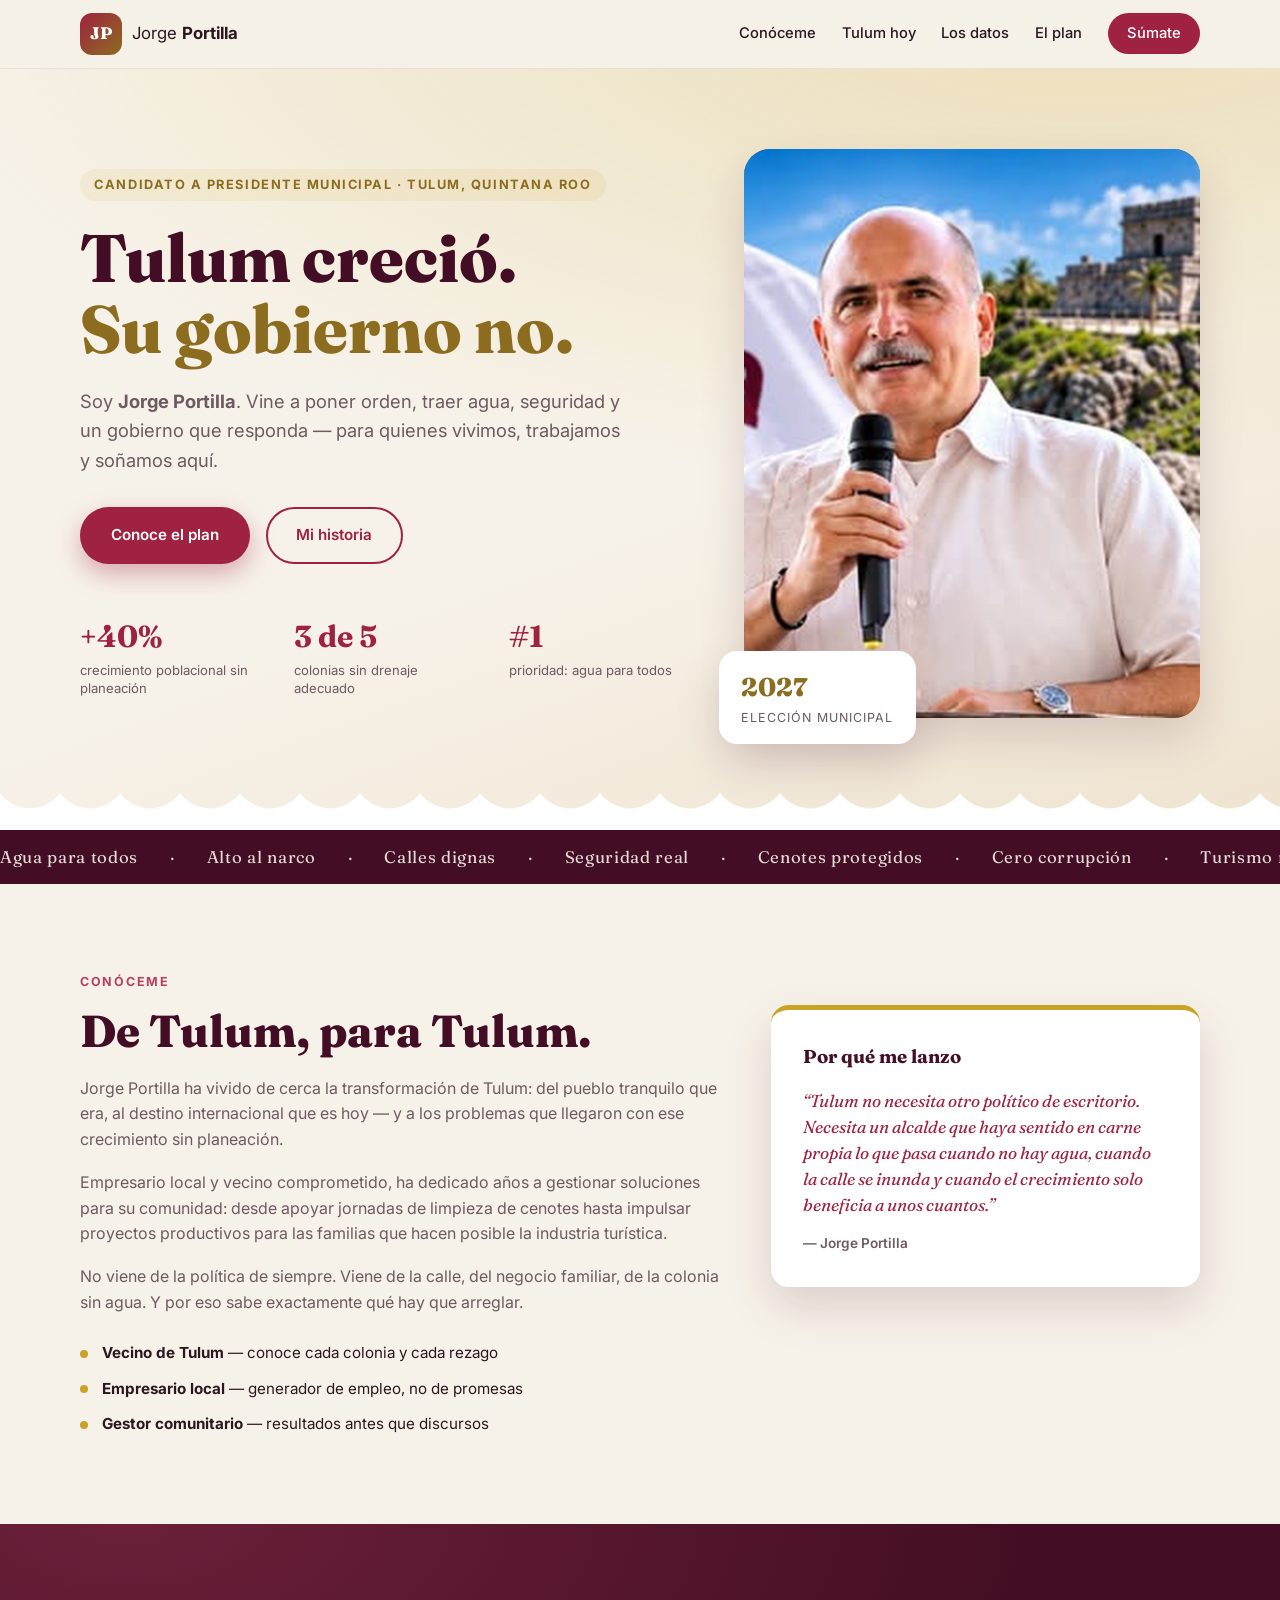
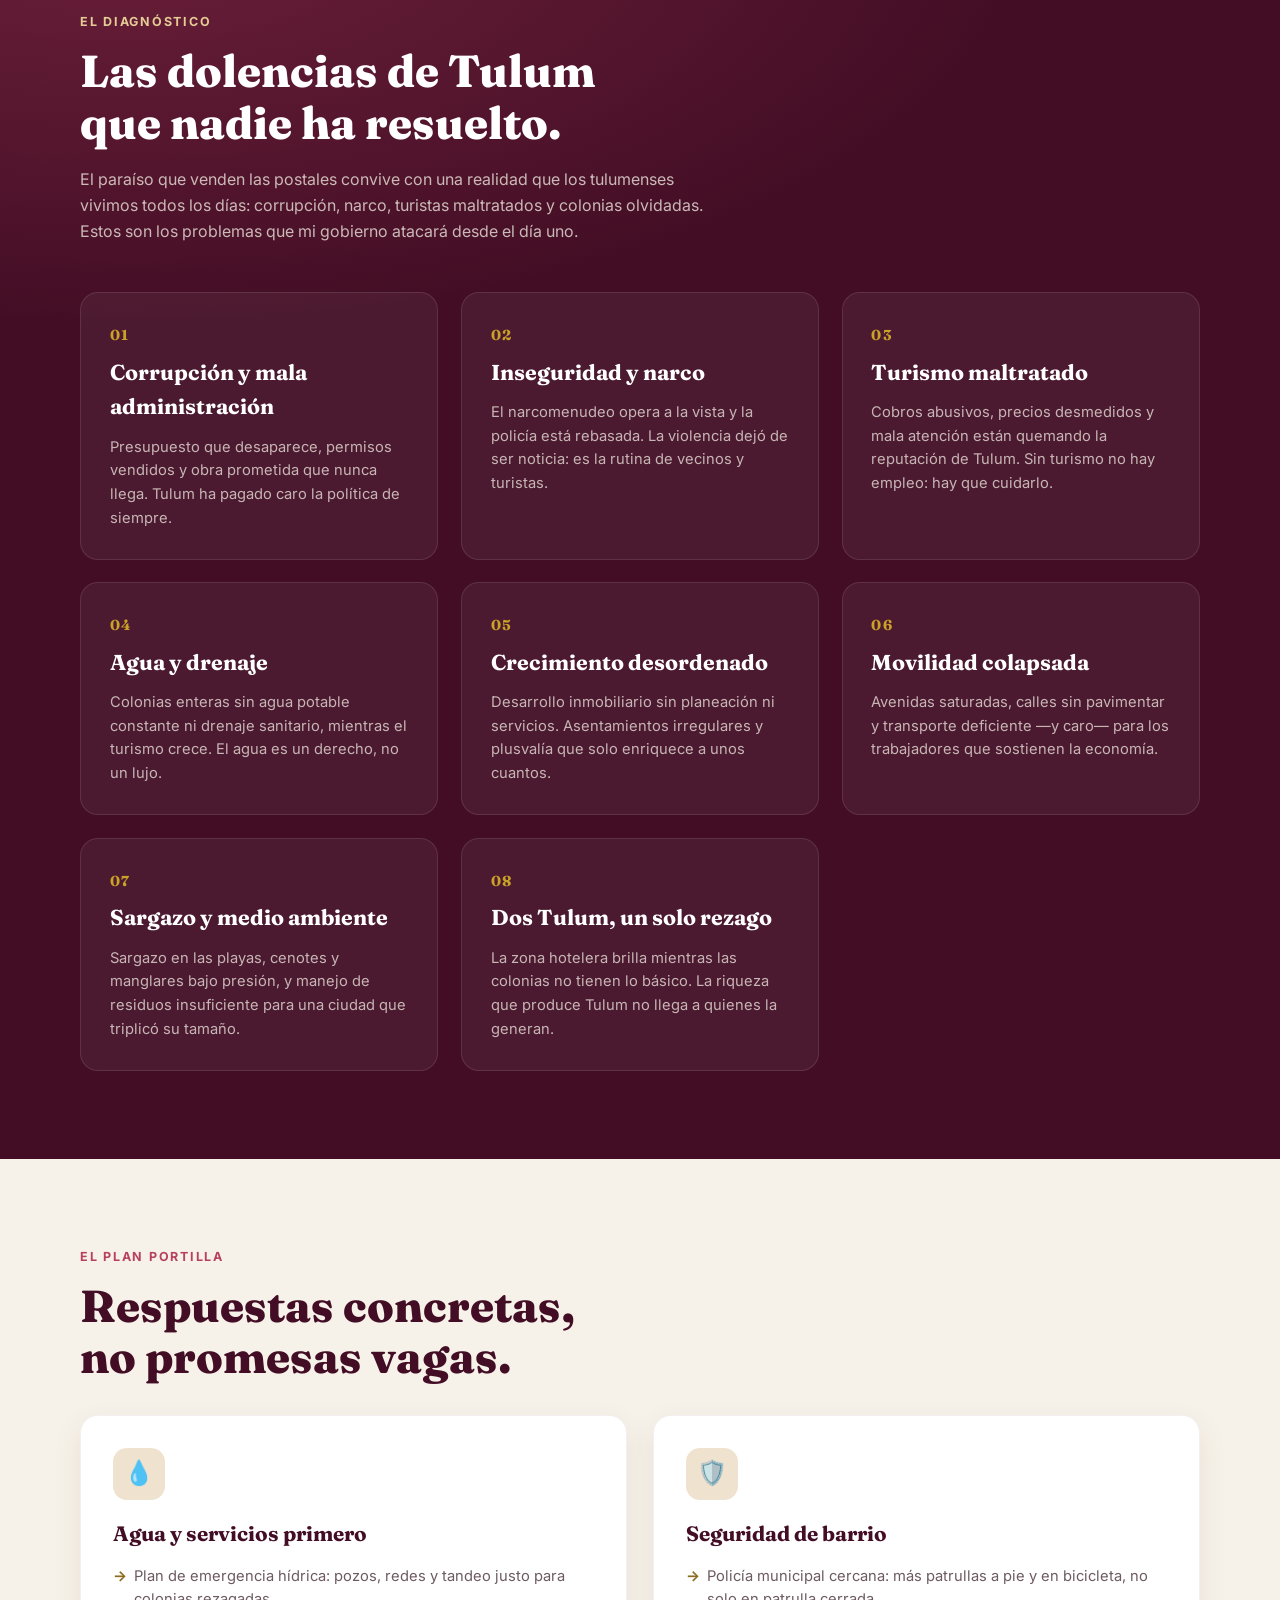
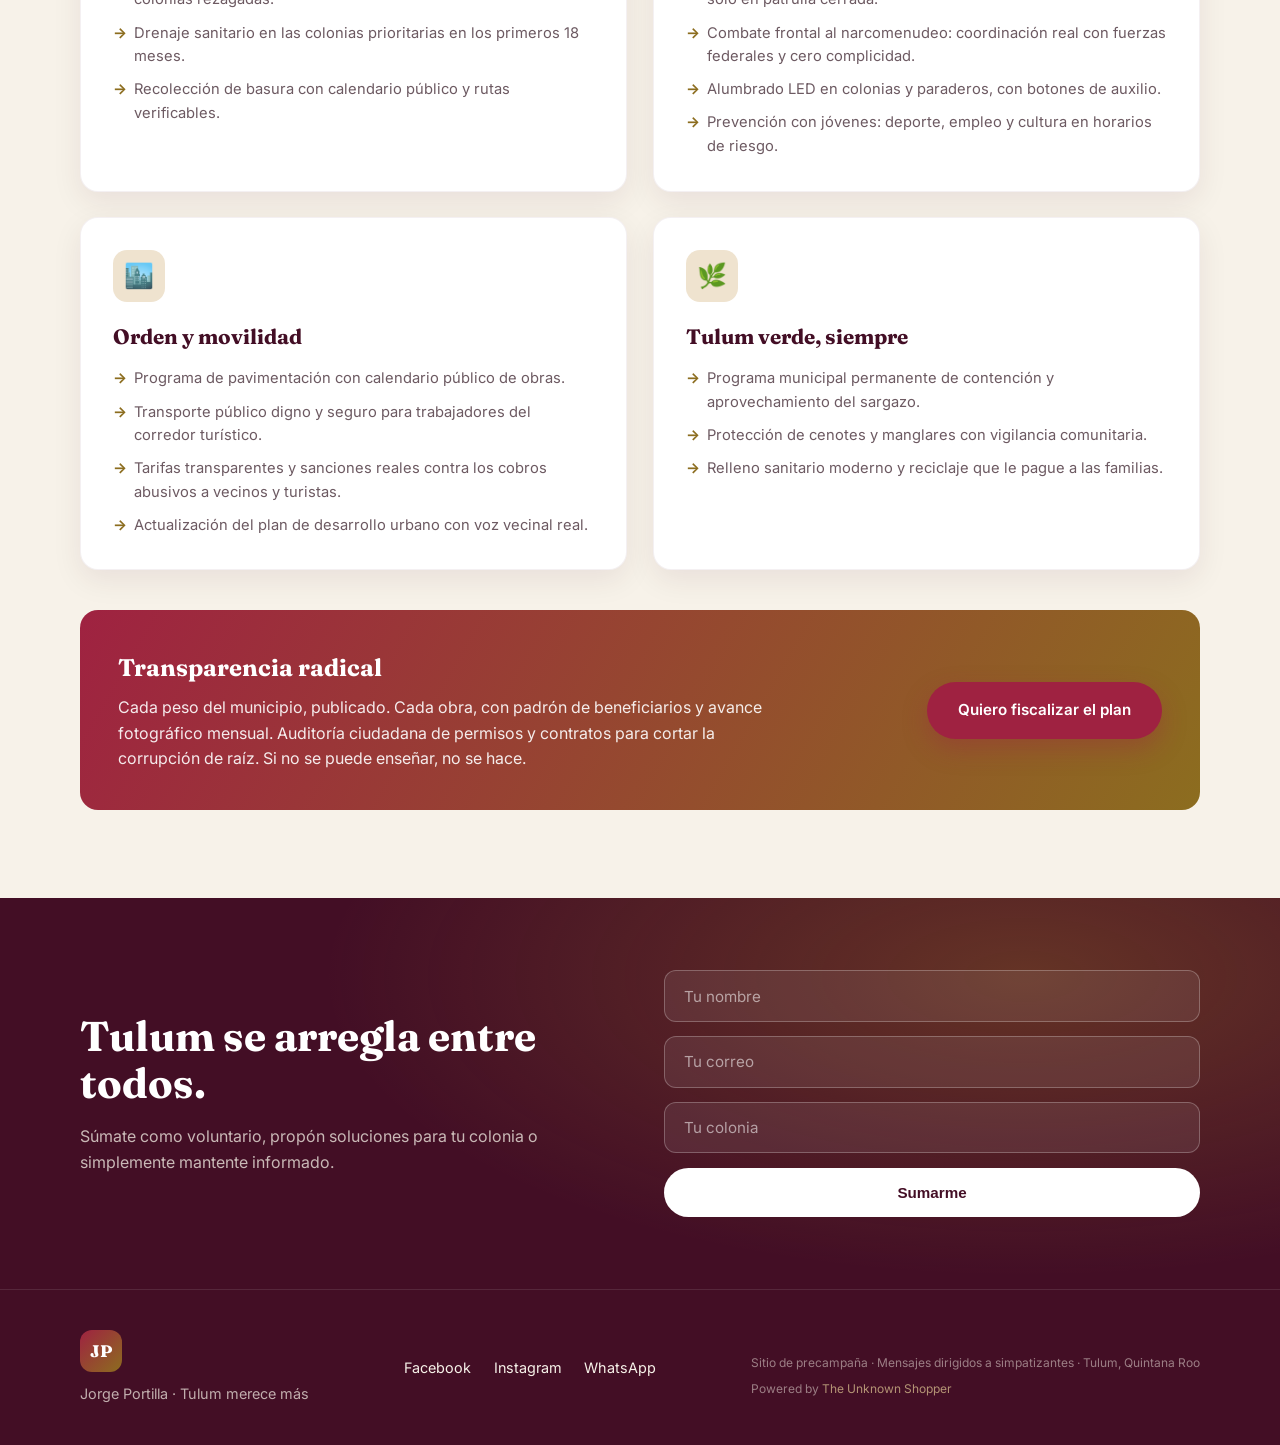
<file: index.html>
<!DOCTYPE html>
<html lang="es">
<head>
  <meta charset="UTF-8" />
  <meta name="viewport" content="width=device-width, initial-scale=1.0" />
  <title>Jorge Portilla — Tulum merece más | Alcalde 2027</title>
  <meta name="description" content="Jorge Portilla, candidato a la alcaldía de Tulum. Un plan real para el agua, la seguridad, la movilidad y el medio ambiente de nuestro municipio." />
  <meta property="og:type" content="website" />
  <meta property="og:url" content="https://unknownshopper.github.io/jorgeportilla/" />
  <meta property="og:title" content="Jorge Portilla — Tulum merece más" />
  <meta property="og:description" content="Vecino de Tulum y candidato a la alcaldía 2027. Un plan real para el agua, la seguridad y el orden de nuestro municipio." />
  <meta property="og:image" content="https://unknownshopper.github.io/jorgeportilla/og.jpg" />
  <meta name="twitter:card" content="summary_large_image" />
  <link rel="icon" type="image/svg+xml" href="favicon.svg" />
  <link rel="preconnect" href="https://fonts.googleapis.com" />
  <link rel="preconnect" href="https://fonts.gstatic.com" crossorigin />
  <link href="https://fonts.googleapis.com/css2?family=Fraunces:opsz,wght@9..144,600;9..144,800&family=Inter:wght@400;500;600;700&display=swap" rel="stylesheet" />
  <link rel="stylesheet" href="styles.css" />
</head>
<body>

  <!-- ===== NAVBAR ===== -->
  <header class="nav" id="inicio">
    <div class="container nav__inner">
      <a class="nav__brand" href="#inicio">
        <span class="nav__logo">JP</span>
        <span class="nav__name">Jorge <strong>Portilla</strong></span>
      </a>
      <nav class="nav__links">
        <a href="#conoce">Conóceme</a>
        <a href="#dolencias">Tulum hoy</a>
        <a href="datos.html">Los datos</a>
        <a href="#plan">El plan</a>
        <a href="#sumate" class="nav__cta">Súmate</a>
      </nav>
    </div>
  </header>

  <!-- ===== HERO ===== -->
  <section class="hero">
    <div class="container hero__inner">
      <div class="hero__text">
        <p class="hero__eyebrow">Candidato a Presidente Municipal · Tulum, Quintana Roo</p>
        <h1 class="hero__title">Tulum creció.<br /><span>Su gobierno no.</span></h1>
        <p class="hero__lead">
          Soy <strong>Jorge Portilla</strong>. Vine a poner orden, traer agua,
          seguridad y un gobierno que responda — para quienes vivimos,
          trabajamos y soñamos aquí.
        </p>
        <div class="hero__actions">
          <a href="#plan" class="btn btn--primary">Conoce el plan</a>
          <a href="#conoce" class="btn btn--ghost">Mi historia</a>
        </div>
        <ul class="hero__stats">
          <li><strong>+40%</strong><span>crecimiento poblacional sin planeación</span></li>
          <li><strong>3 de 5</strong><span>colonias sin drenaje adecuado</span></li>
          <li><strong>#1</strong><span>prioridad: agua para todos</span></li>
        </ul>
      </div>
      <div class="hero__media" aria-hidden="true">
        <div class="hero__photo">
          <img class="hero__img" src="jorge2.png" alt="Jorge Portilla, candidato a la alcaldía de Tulum" />
        </div>
        <div class="hero__badge">
          <span class="hero__badge-year">2027</span>
          <span class="hero__badge-text">Elección municipal</span>
        </div>
      </div>
    </div>
    <div class="hero__wave" aria-hidden="true"></div>
  </section>

  <!-- ===== MARQUEE ===== -->
  <div class="marquee" aria-hidden="true">
    <div class="marquee__track">
      <span>Agua para todos</span><span>·</span>
      <span>Alto al narco</span><span>·</span>
      <span>Calles dignas</span><span>·</span>
      <span>Seguridad real</span><span>·</span>
      <span>Cenotes protegidos</span><span>·</span>
      <span>Cero corrupción</span><span>·</span>
      <span>Turismo respetado</span><span>·</span>
      <span>Agua para todos</span><span>·</span>
      <span>Alto al narco</span><span>·</span>
      <span>Calles dignas</span><span>·</span>
      <span>Seguridad real</span><span>·</span>
      <span>Cenotes protegidos</span><span>·</span>
      <span>Cero corrupción</span><span>·</span>
      <span>Turismo respetado</span><span>·</span>
    </div>
  </div>

  <!-- ===== CONÓCEME / BACKGROUND ===== -->
  <section class="section" id="conoce">
    <div class="container">
      <p class="section__eyebrow">Conóceme</p>
      <div class="about">
        <div class="about__text">
          <h2 class="section__title">De Tulum, para Tulum.</h2>
          <p>
            Jorge Portilla ha vivido de cerca la transformación de Tulum: del
            pueblo tranquilo que era, al destino internacional que es hoy — y a
            los problemas que llegaron con ese crecimiento sin planeación.
          </p>
          <p>
            Empresario local y vecino comprometido, ha dedicado años a gestionar
            soluciones para su comunidad: desde apoyar jornadas de limpieza de
            cenotes hasta impulsar proyectos productivos para las familias que
            hacen posible la industria turística.
          </p>
          <p>
            No viene de la política de siempre. Viene de la calle, del negocio
            familiar, de la colonia sin agua. Y por eso sabe exactamente qué
            hay que arreglar.
          </p>
          <ul class="about__facts">
            <li><strong>Vecino de Tulum</strong> — conoce cada colonia y cada rezago</li>
            <li><strong>Empresario local</strong> — generador de empleo, no de promesas</li>
            <li><strong>Gestor comunitario</strong> — resultados antes que discursos</li>
          </ul>
        </div>
        <aside class="about__card">
          <h3>Por qué me lanzo</h3>
          <blockquote>
            “Tulum no necesita otro político de escritorio. Necesita un alcalde
            que haya sentido en carne propia lo que pasa cuando no hay agua,
            cuando la calle se inunda y cuando el crecimiento solo beneficia
            a unos cuantos.”
          </blockquote>
          <p class="about__sign">— Jorge Portilla</p>
        </aside>
      </div>
    </div>
  </section>

  <!-- ===== DOLENCIAS ===== -->
  <section class="section section--dark" id="dolencias">
    <div class="container">
      <p class="section__eyebrow section__eyebrow--light">El diagnóstico</p>
      <h2 class="section__title section__title--light">Las dolencias de Tulum<br />que nadie ha resuelto.</h2>
      <p class="section__lead">
        El paraíso que venden las postales convive con una realidad que los
        tulumenses vivimos todos los días: corrupción, narco, turistas
        maltratados y colonias olvidadas. Estos son los problemas que mi
        gobierno atacará desde el día uno.
      </p>

      <div class="issues">
        <article class="issue">
          <span class="issue__num">01</span>
          <h3>Corrupción y mala administración</h3>
          <p>Presupuesto que desaparece, permisos vendidos y obra prometida que nunca llega. Tulum ha pagado caro la política de siempre.</p>
        </article>
        <article class="issue">
          <span class="issue__num">02</span>
          <h3>Inseguridad y narco</h3>
          <p>El narcomenudeo opera a la vista y la policía está rebasada. La violencia dejó de ser noticia: es la rutina de vecinos y turistas.</p>
        </article>
        <article class="issue">
          <span class="issue__num">03</span>
          <h3>Turismo maltratado</h3>
          <p>Cobros abusivos, precios desmedidos y mala atención están quemando la reputación de Tulum. Sin turismo no hay empleo: hay que cuidarlo.</p>
        </article>
        <article class="issue">
          <span class="issue__num">04</span>
          <h3>Agua y drenaje</h3>
          <p>Colonias enteras sin agua potable constante ni drenaje sanitario, mientras el turismo crece. El agua es un derecho, no un lujo.</p>
        </article>
        <article class="issue">
          <span class="issue__num">05</span>
          <h3>Crecimiento desordenado</h3>
          <p>Desarrollo inmobiliario sin planeación ni servicios. Asentamientos irregulares y plusvalía que solo enriquece a unos cuantos.</p>
        </article>
        <article class="issue">
          <span class="issue__num">06</span>
          <h3>Movilidad colapsada</h3>
          <p>Avenidas saturadas, calles sin pavimentar y transporte deficiente —y caro— para los trabajadores que sostienen la economía.</p>
        </article>
        <article class="issue">
          <span class="issue__num">07</span>
          <h3>Sargazo y medio ambiente</h3>
          <p>Sargazo en las playas, cenotes y manglares bajo presión, y manejo de residuos insuficiente para una ciudad que triplicó su tamaño.</p>
        </article>
        <article class="issue">
          <span class="issue__num">08</span>
          <h3>Dos Tulum, un solo rezago</h3>
          <p>La zona hotelera brilla mientras las colonias no tienen lo básico. La riqueza que produce Tulum no llega a quienes la generan.</p>
        </article>
      </div>
    </div>
  </section>

  <!-- ===== PLAN ===== -->
  <section class="section" id="plan">
    <div class="container">
      <p class="section__eyebrow">El plan Portilla</p>
      <h2 class="section__title">Respuestas concretas,<br />no promesas vagas.</h2>

      <div class="pillars">
        <article class="pillar">
          <div class="pillar__icon">💧</div>
          <h3>Agua y servicios primero</h3>
          <ul>
            <li>Plan de emergencia hídrica: pozos, redes y tandeo justo para colonias rezagadas.</li>
            <li>Drenaje sanitario en las colonias prioritarias en los primeros 18 meses.</li>
            <li>Recolección de basura con calendario público y rutas verificables.</li>
          </ul>
        </article>
        <article class="pillar">
          <div class="pillar__icon">🛡️</div>
          <h3>Seguridad de barrio</h3>
          <ul>
            <li>Policía municipal cercana: más patrullas a pie y en bicicleta, no solo en patrulla cerrada.</li>
            <li>Combate frontal al narcomenudeo: coordinación real con fuerzas federales y cero complicidad.</li>
            <li>Alumbrado LED en colonias y paraderos, con botones de auxilio.</li>
            <li>Prevención con jóvenes: deporte, empleo y cultura en horarios de riesgo.</li>
          </ul>
        </article>
        <article class="pillar">
          <div class="pillar__icon">🏙️</div>
          <h3>Orden y movilidad</h3>
          <ul>
            <li>Programa de pavimentación con calendario público de obras.</li>
            <li>Transporte público digno y seguro para trabajadores del corredor turístico.</li>
            <li>Tarifas transparentes y sanciones reales contra los cobros abusivos a vecinos y turistas.</li>
            <li>Actualización del plan de desarrollo urbano con voz vecinal real.</li>
          </ul>
        </article>
        <article class="pillar">
          <div class="pillar__icon">🌿</div>
          <h3>Tulum verde, siempre</h3>
          <ul>
            <li>Programa municipal permanente de contención y aprovechamiento del sargazo.</li>
            <li>Protección de cenotes y manglares con vigilancia comunitaria.</li>
            <li>Relleno sanitario moderno y reciclaje que le pague a las familias.</li>
          </ul>
        </article>
      </div>

      <div class="transparency">
        <div>
          <h3>Transparencia radical</h3>
          <p>
            Cada peso del municipio, publicado. Cada obra, con padrón de
            beneficiarios y avance fotográfico mensual. Auditoría ciudadana
            de permisos y contratos para cortar la corrupción de raíz.
            Si no se puede enseñar, no se hace.
          </p>
        </div>
        <a class="btn btn--primary" href="#sumate">Quiero fiscalizar el plan</a>
      </div>
    </div>
  </section>

  <!-- ===== CTA ===== -->
  <section class="cta" id="sumate">
    <div class="container cta__inner">
      <div>
        <h2 class="cta__title">Tulum se arregla entre todos.</h2>
        <p class="cta__lead">Súmate como voluntario, propón soluciones para tu colonia o simplemente mantente informado.</p>
      </div>
      <!-- Crear cuenta gratis en formspree.io, crear formulario y
           sustituir TU_ID_AQUI por el ID (ej. https://formspree.io/f/xabcdwyz) -->
      <form class="cta__form" action="https://formspree.io/f/TU_ID_AQUI" method="POST">
        <input type="text" name="nombre" placeholder="Tu nombre" required />
        <input type="email" name="email" placeholder="Tu correo" required />
        <input type="text" name="colonia" placeholder="Tu colonia" />
        <input type="text" name="_gotcha" style="display:none" tabindex="-1" autocomplete="off" />
        <input type="hidden" name="_subject" value="Nuevo voluntario — Campaña Portilla" />
        <button class="btn btn--light" type="submit">Sumarme</button>
      </form>
    </div>
  </section>

  <!-- ===== FOOTER ===== -->
  <footer class="footer">
    <div class="container footer__inner">
      <div>
        <span class="nav__logo">JP</span>
        <p class="footer__tag">Jorge Portilla · Tulum merece más</p>
      </div>
      <div class="footer__links">
        <a href="#">Facebook</a>
        <a href="#">Instagram</a>
        <a href="#">WhatsApp</a>
      </div>
      <div>
        <p class="footer__legal">Sitio de precampaña · Mensajes dirigidos a simpatizantes · Tulum, Quintana Roo</p>
        <p class="footer__powered">Powered by <a href="https://unknownshoppers.com" target="_blank" rel="noopener">The Unknown Shopper</a></p>
      </div>
    </div>
  </footer>

  <!-- ===== ANALÍTICA ===== -->
  <script data-goatcounter="https://jorgeportilla.goatcounter.com/count"
          async src="//gc.zgo.at/count.js"></script>

</body>
</html>
</file>
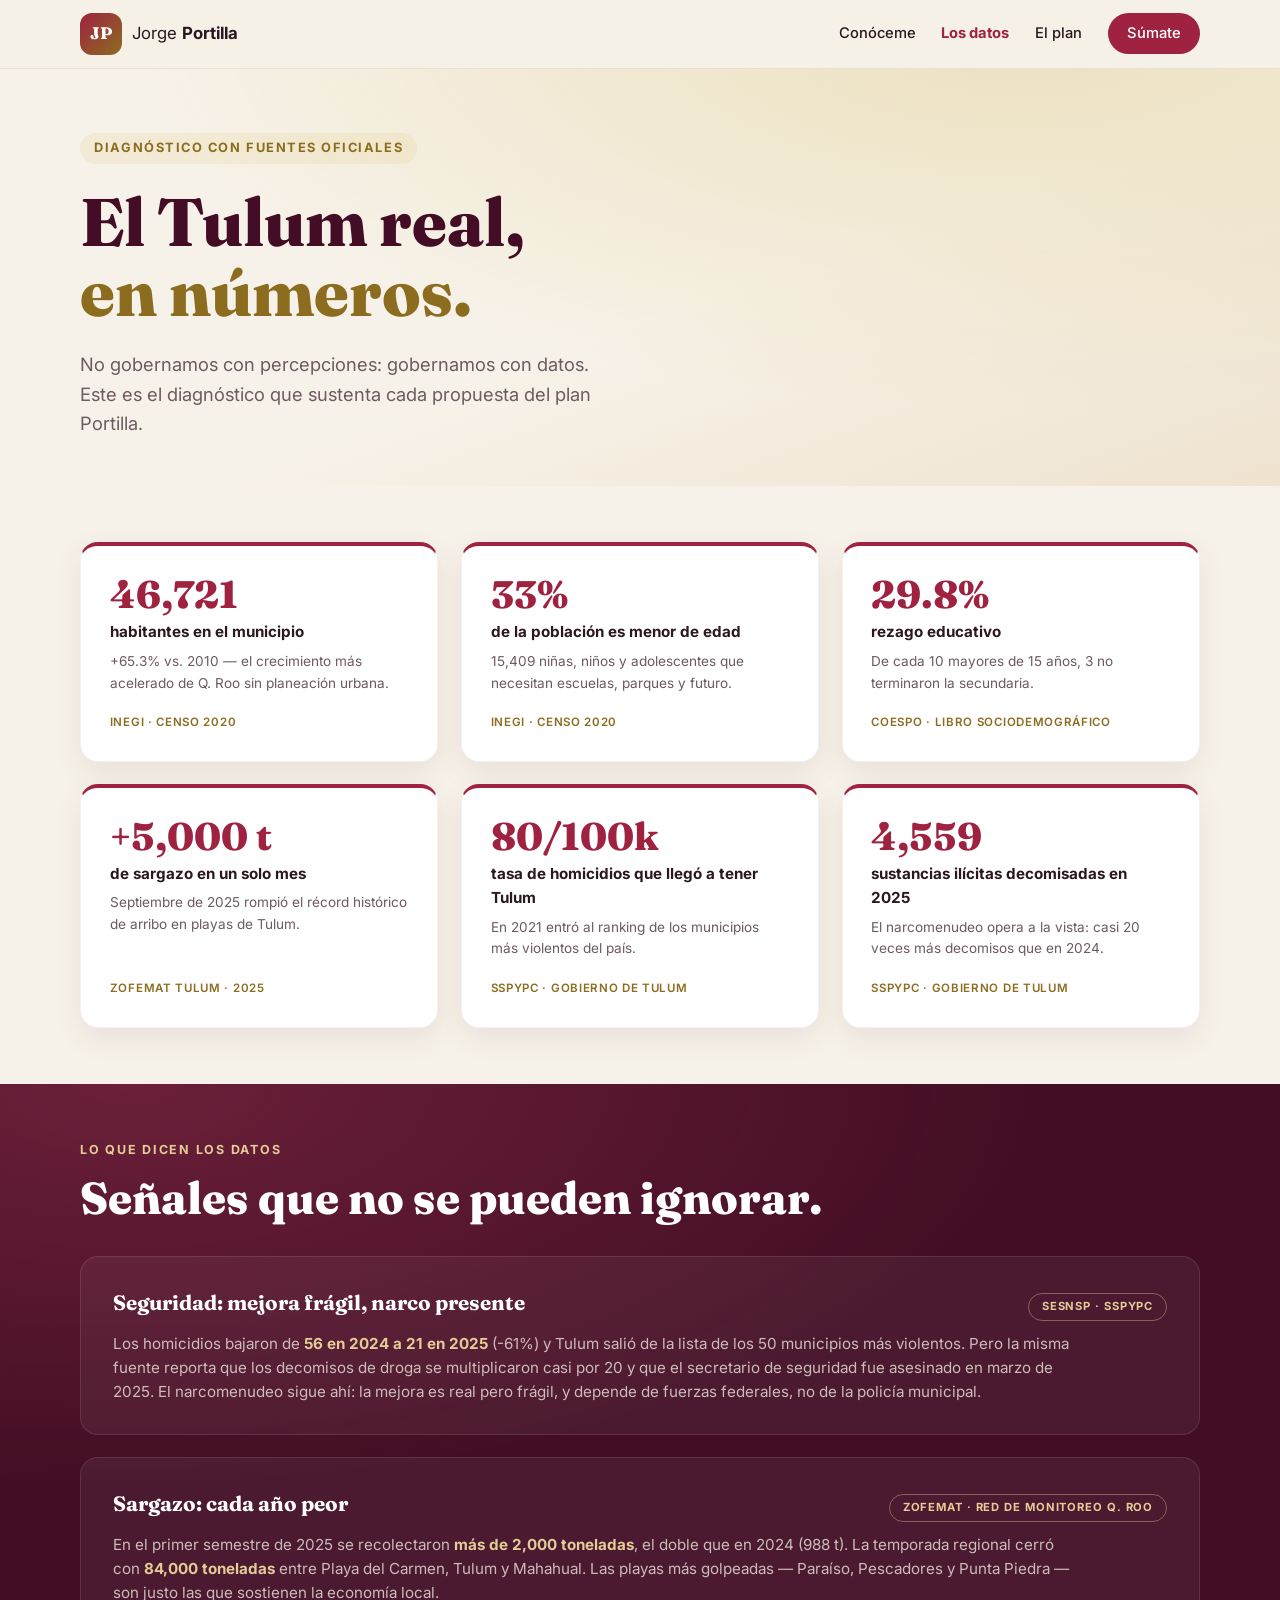
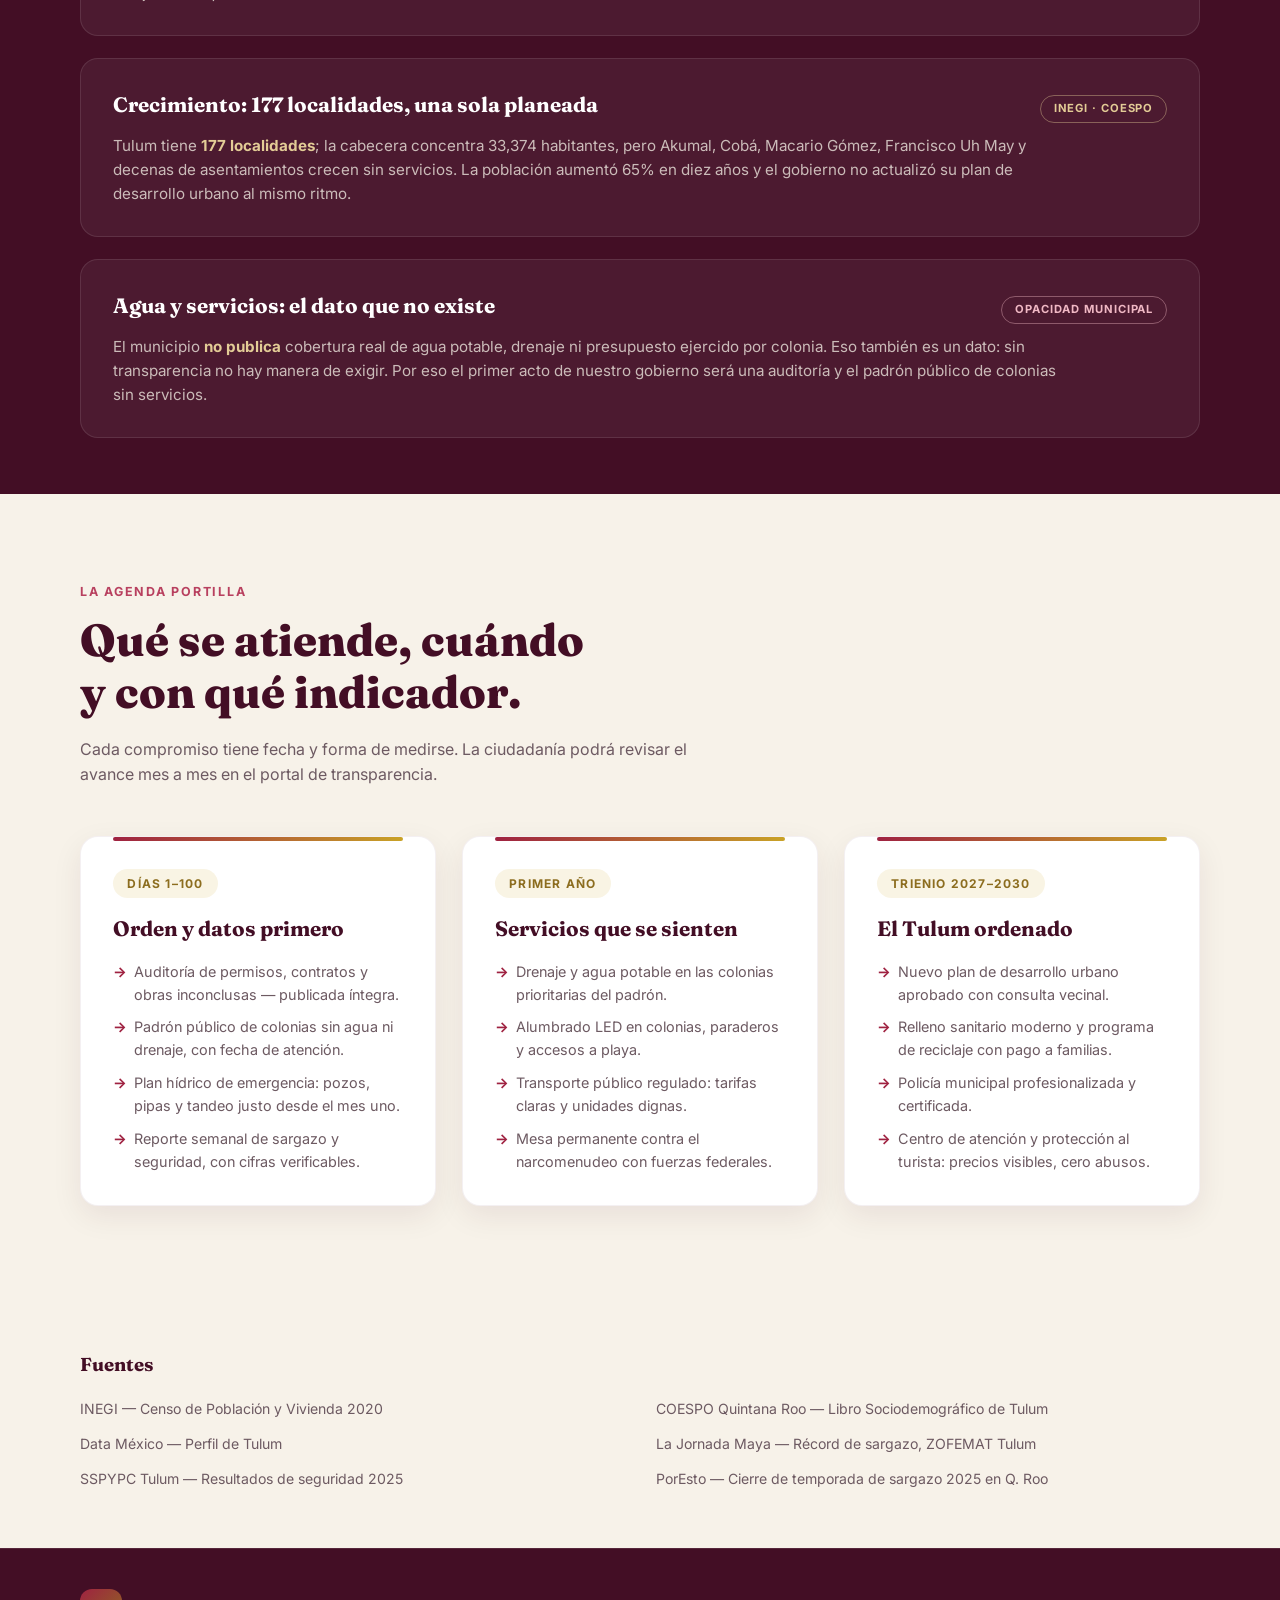
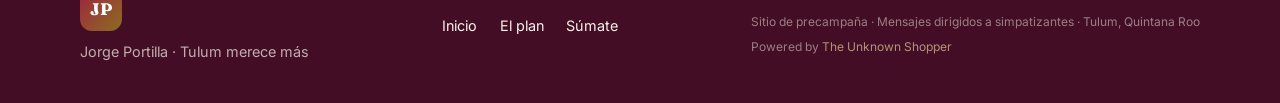
<file: datos.html>
<!DOCTYPE html>
<html lang="es">
<head>
  <meta charset="UTF-8" />
  <meta name="viewport" content="width=device-width, initial-scale=1.0" />
  <title>Los datos — Jorge Portilla | Tulum en números</title>
  <meta name="description" content="Diagnóstico de Tulum con cifras oficiales: población, seguridad, sargazo, rezago educativo y la agenda de gobierno de Jorge Portilla." />
  <meta property="og:type" content="website" />
  <meta property="og:url" content="https://unknownshopper.github.io/jorgeportilla/datos.html" />
  <meta property="og:title" content="Los datos — Tulum en números | Jorge Portilla" />
  <meta property="og:description" content="El diagnóstico real de Tulum con cifras oficiales: población, seguridad, sargazo y la agenda de gobierno con indicadores." />
  <meta property="og:image" content="https://unknownshopper.github.io/jorgeportilla/og.jpg" />
  <meta name="twitter:card" content="summary_large_image" />
  <link rel="icon" type="image/svg+xml" href="favicon.svg" />
  <link rel="preconnect" href="https://fonts.googleapis.com" />
  <link rel="preconnect" href="https://fonts.gstatic.com" crossorigin />
  <link href="https://fonts.googleapis.com/css2?family=Fraunces:opsz,wght@9..144,600;9..144,800&family=Inter:wght@400;500;600;700&display=swap" rel="stylesheet" />
  <link rel="stylesheet" href="styles.css" />
</head>
<body>

  <!-- ===== NAVBAR ===== -->
  <header class="nav">
    <div class="container nav__inner">
      <a class="nav__brand" href="index.html">
        <span class="nav__logo">JP</span>
        <span class="nav__name">Jorge <strong>Portilla</strong></span>
      </a>
      <nav class="nav__links">
        <a href="index.html#conoce">Conóceme</a>
        <a href="datos.html" class="activo">Los datos</a>
        <a href="index.html#plan">El plan</a>
        <a href="index.html#sumate" class="nav__cta">Súmate</a>
      </nav>
    </div>
  </header>

  <!-- ===== ENCABEZADO ===== -->
  <section class="page-hero">
    <div class="container">
      <p class="hero__eyebrow">Diagnóstico con fuentes oficiales</p>
      <h1 class="hero__title">El Tulum real,<br /><span>en números.</span></h1>
      <p class="hero__lead">
        No gobernamos con percepciones: gobernamos con datos. Este es el
        diagnóstico que sustenta cada propuesta del plan Portilla.
      </p>
    </div>
  </section>

  <!-- ===== CIFRAS CLAVE ===== -->
  <section class="section section--tight">
    <div class="container">
      <div class="stats-grid">
        <article class="stat-card">
          <strong class="stat-card__num">46,721</strong>
          <span class="stat-card__label">habitantes en el municipio</span>
          <span class="stat-card__detail">+65.3% vs. 2010 — el crecimiento más acelerado de Q. Roo sin planeación urbana.</span>
          <span class="stat-card__src">INEGI · Censo 2020</span>
        </article>
        <article class="stat-card">
          <strong class="stat-card__num">33%</strong>
          <span class="stat-card__label">de la población es menor de edad</span>
          <span class="stat-card__detail">15,409 niñas, niños y adolescentes que necesitan escuelas, parques y futuro.</span>
          <span class="stat-card__src">INEGI · Censo 2020</span>
        </article>
        <article class="stat-card">
          <strong class="stat-card__num">29.8%</strong>
          <span class="stat-card__label">rezago educativo</span>
          <span class="stat-card__detail">De cada 10 mayores de 15 años, 3 no terminaron la secundaria.</span>
          <span class="stat-card__src">COESPO · Libro Sociodemográfico</span>
        </article>
        <article class="stat-card">
          <strong class="stat-card__num">+5,000 t</strong>
          <span class="stat-card__label">de sargazo en un solo mes</span>
          <span class="stat-card__detail">Septiembre de 2025 rompió el récord histórico de arribo en playas de Tulum.</span>
          <span class="stat-card__src">ZOFEMAT Tulum · 2025</span>
        </article>
        <article class="stat-card">
          <strong class="stat-card__num">80/100k</strong>
          <span class="stat-card__label">tasa de homicidios que llegó a tener Tulum</span>
          <span class="stat-card__detail">En 2021 entró al ranking de los municipios más violentos del país.</span>
          <span class="stat-card__src">SSPYPC · Gobierno de Tulum</span>
        </article>
        <article class="stat-card">
          <strong class="stat-card__num">4,559</strong>
          <span class="stat-card__label">sustancias ilícitas decomisadas en 2025</span>
          <span class="stat-card__detail">El narcomenudeo opera a la vista: casi 20 veces más decomisos que en 2024.</span>
          <span class="stat-card__src">SSPYPC · Gobierno de Tulum</span>
        </article>
      </div>
    </div>
  </section>

  <!-- ===== DIAGNÓSTICO POR TEMA ===== -->
  <section class="section section--dark section--tight">
    <div class="container">
      <p class="section__eyebrow section__eyebrow--light">Lo que dicen los datos</p>
      <h2 class="section__title section__title--light">Señales que no se pueden ignorar.</h2>

      <div class="data-list">
        <article class="data-row">
          <div class="data-row__head">
            <h3>Seguridad: mejora frágil, narco presente</h3>
            <span class="data-tag">SESNSP · SSPYPC</span>
          </div>
          <p>
            Los homicidios bajaron de <strong>56 en 2024 a 21 en 2025</strong> (-61%)
            y Tulum salió de la lista de los 50 municipios más violentos. Pero la
            misma fuente reporta que los decomisos de droga se multiplicaron
            casi por 20 y que el secretario de seguridad fue asesinado en
            marzo de 2025. El narcomenudeo sigue ahí: la mejora es real pero
            frágil, y depende de fuerzas federales, no de la policía municipal.
          </p>
        </article>
        <article class="data-row">
          <div class="data-row__head">
            <h3>Sargazo: cada año peor</h3>
            <span class="data-tag">ZOFEMAT · Red de Monitoreo Q. Roo</span>
          </div>
          <p>
            En el primer semestre de 2025 se recolectaron <strong>más de 2,000
            toneladas</strong>, el doble que en 2024 (988 t). La temporada
            regional cerró con <strong>84,000 toneladas</strong> entre Playa del
            Carmen, Tulum y Mahahual. Las playas más golpeadas — Paraíso,
            Pescadores y Punta Piedra — son justo las que sostienen la
            economía local.
          </p>
        </article>
        <article class="data-row">
          <div class="data-row__head">
            <h3>Crecimiento: 177 localidades, una sola planeada</h3>
            <span class="data-tag">INEGI · COESPO</span>
          </div>
          <p>
            Tulum tiene <strong>177 localidades</strong>; la cabecera concentra
            33,374 habitantes, pero Akumal, Cobá, Macario Gómez, Francisco Uh
            May y decenas de asentamientos crecen sin servicios. La población
            aumentó 65% en diez años y el gobierno no actualizó su plan de
            desarrollo urbano al mismo ritmo.
          </p>
        </article>
        <article class="data-row">
          <div class="data-row__head">
            <h3>Agua y servicios: el dato que no existe</h3>
            <span class="data-tag data-tag--warn">Opacidad municipal</span>
          </div>
          <p>
            El municipio <strong>no publica</strong> cobertura real de agua
            potable, drenaje ni presupuesto ejercido por colonia. Eso también
            es un dato: sin transparencia no hay manera de exigir. Por eso el
            primer acto de nuestro gobierno será una auditoría y el padrón
            público de colonias sin servicios.
          </p>
        </article>
      </div>
    </div>
  </section>

  <!-- ===== AGENDA ===== -->
  <section class="section" id="agenda">
    <div class="container">
      <p class="section__eyebrow">La agenda Portilla</p>
      <h2 class="section__title">Qué se atiende, cuándo<br />y con qué indicador.</h2>
      <p class="section__lead section__lead--dark">
        Cada compromiso tiene fecha y forma de medirse. La ciudadanía podrá
        revisar el avance mes a mes en el portal de transparencia.
      </p>

      <div class="timeline">
        <div class="timeline__item">
          <span class="timeline__when">Días 1–100</span>
          <h3>Orden y datos primero</h3>
          <ul>
            <li>Auditoría de permisos, contratos y obras inconclusas — publicada íntegra.</li>
            <li>Padrón público de colonias sin agua ni drenaje, con fecha de atención.</li>
            <li>Plan hídrico de emergencia: pozos, pipas y tandeo justo desde el mes uno.</li>
            <li>Reporte semanal de sargazo y seguridad, con cifras verificables.</li>
          </ul>
        </div>
        <div class="timeline__item">
          <span class="timeline__when">Primer año</span>
          <h3>Servicios que se sienten</h3>
          <ul>
            <li>Drenaje y agua potable en las colonias prioritarias del padrón.</li>
            <li>Alumbrado LED en colonias, paraderos y accesos a playa.</li>
            <li>Transporte público regulado: tarifas claras y unidades dignas.</li>
            <li>Mesa permanente contra el narcomenudeo con fuerzas federales.</li>
          </ul>
        </div>
        <div class="timeline__item">
          <span class="timeline__when">Trienio 2027–2030</span>
          <h3>El Tulum ordenado</h3>
          <ul>
            <li>Nuevo plan de desarrollo urbano aprobado con consulta vecinal.</li>
            <li>Relleno sanitario moderno y programa de reciclaje con pago a familias.</li>
            <li>Policía municipal profesionalizada y certificada.</li>
            <li>Centro de atención y protección al turista: precios visibles, cero abusos.</li>
          </ul>
        </div>
      </div>
    </div>
  </section>

  <!-- ===== FUENTES ===== -->
  <section class="section section--tight">
    <div class="container">
      <h3 class="sources__title">Fuentes</h3>
      <ul class="sources">
        <li><a href="https://www.inegi.org.mx/app/cpv/2020/resultadosrapidos/default.html?texto=tulum+quintana+roo" target="_blank" rel="noopener">INEGI — Censo de Población y Vivienda 2020</a></li>
        <li><a href="https://coespo.qroo.gob.mx/wp-content/uploads/2025/03/Libro-Sociodemografico-Tulum.pdf" target="_blank" rel="noopener">COESPO Quintana Roo — Libro Sociodemográfico de Tulum</a></li>
        <li><a href="https://www.economia.gob.mx/datamexico/es/profile/geo/tulum" target="_blank" rel="noopener">Data México — Perfil de Tulum</a></li>
        <li><a href="https://www.lajornadamaya.mx/quintanaroo/253849/septiembre-rompio-records-en-arribo-de-sargazo-en-tulum-quintana-roo-zofemat" target="_blank" rel="noopener">La Jornada Maya — Récord de sargazo, ZOFEMAT Tulum</a></li>
        <li><a href="https://lapancartadequintanaroo.com.mx/aumentan-aseguramientos-y-disminuyen-homicidios-en-tulum-durante-2025-sspypc/" target="_blank" rel="noopener">SSPYPC Tulum — Resultados de seguridad 2025</a></li>
        <li><a href="https://www.poresto.com/quintana-roo/2025/10/7/confirman-cierre-de-la-temporada-de-sargazo-2025-en-quintana-roo-.html" target="_blank" rel="noopener">PorEsto — Cierre de temporada de sargazo 2025 en Q. Roo</a></li>
      </ul>
    </div>
  </section>

  <!-- ===== FOOTER ===== -->
  <footer class="footer">
    <div class="container footer__inner">
      <div>
        <span class="nav__logo">JP</span>
        <p class="footer__tag">Jorge Portilla · Tulum merece más</p>
      </div>
      <div class="footer__links">
        <a href="index.html">Inicio</a>
        <a href="index.html#plan">El plan</a>
        <a href="index.html#sumate">Súmate</a>
      </div>
      <div>
        <p class="footer__legal">Sitio de precampaña · Mensajes dirigidos a simpatizantes · Tulum, Quintana Roo</p>
        <p class="footer__powered">Powered by <a href="https://unknownshoppers.com" target="_blank" rel="noopener">The Unknown Shopper</a></p>
      </div>
    </div>
  </footer>

  <!-- ===== ANALÍTICA ===== -->
  <script data-goatcounter="https://jorgeportilla.goatcounter.com/count"
          async src="//gc.zgo.at/count.js"></script>

</body>
</html>
</file>
<file: styles.css>
/* ============================================================
   Jorge Portilla — Campaña Tulum
   Paleta: Morena — guinda / dorado / arena
   ============================================================ */
:root {
  /* Paleta Morena: guinda + dorado sobre arena */
  --guinda-900: #430e25;
  --guinda-600: #9f2241;
  --guinda-400: #b8405f;
  --gold-600: #8c6d1f;
  --gold-500: #c9a227;
  --gold-300: #e3cc96;
  --sand-100: #f7f2e9;
  --sand-200: #efe3cf;
  --ink: #2a1720;
  --muted: #6d5a62;
  --white: #ffffff;
  --radius: 18px;
  --shadow: 0 20px 45px rgba(67, 14, 37, 0.15);
  --font-display: "Fraunces", Georgia, serif;
  --font-body: "Inter", system-ui, -apple-system, sans-serif;
}

* { margin: 0; padding: 0; box-sizing: border-box; }

html { scroll-behavior: smooth; }

body {
  font-family: var(--font-body);
  color: var(--ink);
  background: var(--sand-100);
  line-height: 1.6;
}

.container {
  width: min(1120px, 90%);
  margin-inline: auto;
}

/* ---------- Botones ---------- */
.btn {
  display: inline-block;
  padding: 0.9rem 1.8rem;
  border-radius: 999px;
  font-weight: 600;
  font-size: 0.95rem;
  text-decoration: none;
  border: 2px solid transparent;
  cursor: pointer;
  transition: transform 0.2s ease, box-shadow 0.2s ease, background 0.2s ease;
}
.btn:hover { transform: translateY(-2px); }
.btn--primary {
  background: var(--guinda-600);
  color: var(--white);
  box-shadow: 0 10px 25px rgba(159, 34, 65, 0.35);
}
.btn--primary:hover { background: var(--guinda-900); }
.btn--ghost {
  border-color: var(--guinda-600);
  color: var(--guinda-600);
}
.btn--ghost:hover { background: rgba(159, 34, 65, 0.08); }
.btn--light {
  background: var(--white);
  color: var(--guinda-900);
}
.btn--light:hover { background: var(--sand-200); }

/* ---------- Navbar ---------- */
.nav {
  position: sticky;
  top: 0;
  z-index: 50;
  background: rgba(246, 241, 231, 0.9);
  backdrop-filter: blur(12px);
  border-bottom: 1px solid rgba(67, 14, 37, 0.08);
}
.nav__inner {
  display: flex;
  align-items: center;
  justify-content: space-between;
  padding: 0.8rem 0;
}
.nav__brand {
  display: flex;
  align-items: center;
  gap: 0.6rem;
  text-decoration: none;
  color: var(--ink);
}
.nav__logo {
  display: inline-grid;
  place-items: center;
  width: 42px;
  height: 42px;
  border-radius: 12px;
  background: linear-gradient(135deg, var(--guinda-600), var(--gold-600));
  color: var(--white);
  font-family: var(--font-display);
  font-weight: 800;
  font-size: 1.05rem;
}
.nav__name { font-size: 1.05rem; }
.nav__links {
  display: flex;
  align-items: center;
  gap: 1.6rem;
}
.nav__links a {
  text-decoration: none;
  color: var(--ink);
  font-weight: 500;
  font-size: 0.92rem;
}
.nav__links a:hover { color: var(--guinda-600); }
.nav__cta {
  background: var(--guinda-600);
  color: var(--white) !important;
  padding: 0.55rem 1.2rem;
  border-radius: 999px;
}
.nav__cta:hover { background: var(--guinda-900); }
.nav__links a.activo {
  color: var(--guinda-600);
  font-weight: 700;
}

/* ---------- Hero ---------- */
.hero {
  position: relative;
  background:
    radial-gradient(1200px 500px at 85% -10%, rgba(201, 162, 39, 0.25), transparent),
    linear-gradient(160deg, var(--sand-100) 55%, var(--sand-200));
  overflow: hidden;
  padding: 5rem 0 7rem;
}
.hero__inner {
  display: grid;
  grid-template-columns: 1.15fr 0.85fr;
  gap: 3rem;
  align-items: center;
}
.hero__eyebrow {
  display: inline-block;
  font-size: 0.8rem;
  font-weight: 700;
  letter-spacing: 0.12em;
  text-transform: uppercase;
  color: var(--gold-600);
  background: rgba(201, 162, 39, 0.1);
  padding: 0.35rem 0.9rem;
  border-radius: 999px;
  margin-bottom: 1.4rem;
}
.hero__title {
  font-family: var(--font-display);
  font-weight: 800;
  font-size: clamp(2.6rem, 5.5vw, 4.2rem);
  line-height: 1.05;
  color: var(--guinda-900);
}
.hero__title span { color: var(--gold-600); }
.hero__lead {
  margin-top: 1.4rem;
  font-size: 1.15rem;
  color: var(--muted);
  max-width: 34rem;
}
.hero__actions {
  display: flex;
  gap: 1rem;
  margin-top: 2rem;
  flex-wrap: wrap;
}
.hero__stats {
  display: flex;
  gap: 2.4rem;
  list-style: none;
  margin-top: 3rem;
  flex-wrap: wrap;
}
.hero__stats li { max-width: 11rem; }
.hero__stats strong {
  display: block;
  font-family: var(--font-display);
  font-size: 1.9rem;
  color: var(--guinda-600);
}
.hero__stats span {
  font-size: 0.82rem;
  color: var(--muted);
  line-height: 1.4;
  display: block;
}
.hero__media { position: relative; }
.hero__photo {
  aspect-ratio: 4 / 5;
  border-radius: 26px;
  background:
    radial-gradient(circle at 30% 25%, var(--gold-300), transparent 60%),
    linear-gradient(150deg, var(--guinda-600), var(--gold-500));
  box-shadow: var(--shadow);
  overflow: hidden;
}
.hero__img {
  display: block;
  width: 100%;
  height: 100%;
  object-fit: cover;
  object-position: center 15%;
}
.hero__badge {
  position: absolute;
  bottom: -1.6rem;
  left: -1.6rem;
  background: var(--white);
  border-radius: var(--radius);
  box-shadow: var(--shadow);
  padding: 1rem 1.4rem;
  display: flex;
  flex-direction: column;
}
.hero__badge-year {
  font-family: var(--font-display);
  font-weight: 800;
  font-size: 1.6rem;
  color: var(--gold-600);
}
.hero__badge-text {
  font-size: 0.78rem;
  color: var(--muted);
  text-transform: uppercase;
  letter-spacing: 0.08em;
}
.hero__wave {
  position: absolute;
  left: 0; right: 0; bottom: 0;
  height: 70px;
  background:
    radial-gradient(60px 70px at 30px 0, transparent 68%, var(--white) 70%) repeat-x;
  background-size: 60px 70px;
}

/* ---------- Marquee ---------- */
.marquee {
  background: var(--guinda-900);
  color: var(--sand-100);
  overflow: hidden;
  padding: 0.85rem 0;
  white-space: nowrap;
}
.marquee__track {
  display: inline-flex;
  gap: 2rem;
  font-family: var(--font-display);
  font-size: 1.05rem;
  letter-spacing: 0.04em;
  animation: marquee 28s linear infinite;
}
.marquee__track span { opacity: 0.9; }
@keyframes marquee {
  from { transform: translateX(0); }
  to   { transform: translateX(-50%); }
}

/* ---------- Sections ---------- */
.section { padding: 5.5rem 0; }
.section--dark {
  background:
    radial-gradient(900px 400px at 10% 0%, rgba(184, 64, 95, 0.35), transparent),
    var(--guinda-900);
  color: var(--sand-100);
}
.section__eyebrow {
  font-size: 0.78rem;
  font-weight: 700;
  letter-spacing: 0.14em;
  text-transform: uppercase;
  color: var(--guinda-400);
  margin-bottom: 0.8rem;
}
.section__eyebrow--light { color: var(--gold-300); }
.section__title {
  font-family: var(--font-display);
  font-weight: 800;
  font-size: clamp(1.9rem, 3.6vw, 2.8rem);
  line-height: 1.15;
  color: var(--guinda-900);
  margin-bottom: 1.2rem;
}
.section__title--light { color: var(--white); }
.section__lead {
  color: rgba(246, 241, 231, 0.75);
  max-width: 40rem;
  margin-bottom: 3rem;
}

/* ---------- About ---------- */
.about {
  display: grid;
  grid-template-columns: 1.2fr 0.8fr;
  gap: 3rem;
  align-items: start;
}
.about__text p { margin-bottom: 1.1rem; color: var(--muted); }
.about__facts {
  list-style: none;
  margin-top: 1.6rem;
  display: grid;
  gap: 0.7rem;
}
.about__facts li {
  padding-left: 1.4rem;
  position: relative;
  font-size: 0.95rem;
}
.about__facts li::before {
  content: "";
  position: absolute;
  left: 0; top: 0.55em;
  width: 8px; height: 8px;
  border-radius: 50%;
  background: var(--gold-500);
}
.about__card {
  background: var(--white);
  border-radius: var(--radius);
  box-shadow: var(--shadow);
  padding: 2rem;
  border-top: 5px solid var(--gold-500);
}
.about__card h3 {
  font-family: var(--font-display);
  color: var(--guinda-900);
  margin-bottom: 1rem;
}
.about__card blockquote {
  font-family: var(--font-display);
  font-size: 1.08rem;
  font-style: italic;
  color: var(--guinda-600);
  line-height: 1.5;
}
.about__sign {
  margin-top: 1rem;
  font-size: 0.85rem;
  font-weight: 600;
  color: var(--muted);
}

/* ---------- Issues ---------- */
.issues {
  display: grid;
  grid-template-columns: repeat(3, 1fr);
  gap: 1.4rem;
}
.issue {
  background: rgba(255, 255, 255, 0.05);
  border: 1px solid rgba(255, 255, 255, 0.1);
  border-radius: var(--radius);
  padding: 1.8rem;
  transition: transform 0.25s ease, background 0.25s ease;
}
.issue:hover {
  transform: translateY(-6px);
  background: rgba(255, 255, 255, 0.09);
}
.issue__num {
  font-family: var(--font-display);
  font-size: 0.9rem;
  color: var(--gold-500);
  font-weight: 700;
  letter-spacing: 0.1em;
}
.issue h3 {
  font-family: var(--font-display);
  font-size: 1.35rem;
  margin: 0.5rem 0 0.7rem;
  color: var(--white);
}
.issue p {
  font-size: 0.92rem;
  color: rgba(246, 241, 231, 0.72);
}

/* ---------- Pillars / Plan ---------- */
.pillars {
  display: grid;
  grid-template-columns: repeat(2, 1fr);
  gap: 1.6rem;
  margin-top: 2rem;
}
.pillar {
  background: var(--white);
  border-radius: var(--radius);
  padding: 2rem;
  box-shadow: 0 10px 30px rgba(67, 14, 37, 0.08);
  border: 1px solid rgba(67, 14, 37, 0.06);
}
.pillar__icon {
  width: 52px; height: 52px;
  display: grid;
  place-items: center;
  font-size: 1.5rem;
  border-radius: 14px;
  background: var(--sand-200);
  margin-bottom: 1.1rem;
}
.pillar h3 {
  font-family: var(--font-display);
  font-size: 1.3rem;
  color: var(--guinda-900);
  margin-bottom: 0.9rem;
}
.pillar ul {
  list-style: none;
  display: grid;
  gap: 0.6rem;
}
.pillar li {
  font-size: 0.92rem;
  color: var(--muted);
  padding-left: 1.3rem;
  position: relative;
}
.pillar li::before {
  content: "→";
  position: absolute;
  left: 0;
  color: var(--gold-600);
  font-weight: 700;
}
.transparency {
  margin-top: 2.5rem;
  background: linear-gradient(120deg, var(--guinda-600), var(--gold-600));
  color: var(--white);
  border-radius: var(--radius);
  padding: 2.4rem;
  display: flex;
  align-items: center;
  justify-content: space-between;
  gap: 2rem;
  flex-wrap: wrap;
}
.transparency h3 {
  font-family: var(--font-display);
  font-size: 1.5rem;
  margin-bottom: 0.5rem;
}
.transparency p { max-width: 42rem; opacity: 0.9; }

/* ---------- CTA ---------- */
.cta {
  background:
    radial-gradient(700px 300px at 80% 20%, rgba(201, 162, 39, 0.25), transparent),
    var(--guinda-900);
  color: var(--white);
  padding: 4.5rem 0;
}
.cta__inner {
  display: grid;
  grid-template-columns: 1fr 1fr;
  gap: 3rem;
  align-items: center;
}
.cta__title {
  font-family: var(--font-display);
  font-size: clamp(1.8rem, 3.5vw, 2.6rem);
  line-height: 1.15;
}
.cta__lead {
  margin-top: 1rem;
  color: rgba(246, 241, 231, 0.75);
}
.cta__form {
  display: grid;
  gap: 0.9rem;
}
.cta__form input {
  padding: 0.95rem 1.2rem;
  border-radius: 12px;
  border: 1px solid rgba(255, 255, 255, 0.25);
  background: rgba(255, 255, 255, 0.08);
  color: var(--white);
  font-family: inherit;
  font-size: 0.95rem;
}
.cta__form input::placeholder { color: rgba(255, 255, 255, 0.55); }
.cta__form input:focus {
  outline: 2px solid var(--gold-300);
  border-color: transparent;
}
.cta__form .btn { text-align: center; }

/* ---------- Página de datos ---------- */
.page-hero {
  background:
    radial-gradient(900px 380px at 80% -10%, rgba(201, 162, 39, 0.22), transparent),
    linear-gradient(160deg, var(--sand-100) 55%, var(--sand-200));
  padding: 4rem 0 3rem;
}
.section--tight { padding: 3.5rem 0; }

.stats-grid {
  display: grid;
  grid-template-columns: repeat(3, 1fr);
  gap: 1.4rem;
}
.stat-card {
  background: var(--white);
  border-radius: var(--radius);
  border: 1px solid rgba(67, 14, 37, 0.06);
  box-shadow: 0 10px 30px rgba(67, 14, 37, 0.08);
  padding: 1.8rem;
  display: flex;
  flex-direction: column;
  gap: 0.4rem;
  border-top: 4px solid var(--guinda-600);
}
.stat-card__num {
  font-family: var(--font-display);
  font-weight: 800;
  font-size: 2.4rem;
  line-height: 1;
  color: var(--guinda-600);
}
.stat-card__label {
  font-weight: 700;
  font-size: 0.95rem;
  color: var(--ink);
}
.stat-card__detail {
  font-size: 0.85rem;
  color: var(--muted);
}
.stat-card__src {
  margin-top: auto;
  padding-top: 0.8rem;
  font-size: 0.72rem;
  font-weight: 600;
  letter-spacing: 0.06em;
  text-transform: uppercase;
  color: var(--gold-600);
}
.stat-card--muted {
  border-top-style: dashed;
  border-top-color: var(--muted);
  background: var(--sand-100);
}
.stat-card--muted .stat-card__num { color: var(--muted); }

.data-list {
  display: grid;
  gap: 1.4rem;
  margin-top: 2rem;
}
.data-row {
  background: rgba(255, 255, 255, 0.05);
  border: 1px solid rgba(255, 255, 255, 0.1);
  border-radius: var(--radius);
  padding: 1.8rem 2rem;
}
.data-row__head {
  display: flex;
  align-items: baseline;
  justify-content: space-between;
  gap: 1rem;
  flex-wrap: wrap;
  margin-bottom: 0.7rem;
}
.data-row__head h3 {
  font-family: var(--font-display);
  font-size: 1.3rem;
  color: var(--white);
}
.data-row p {
  font-size: 0.95rem;
  color: rgba(246, 241, 231, 0.75);
  max-width: 60rem;
}
.data-row p strong { color: var(--gold-300); }
.data-tag {
  font-size: 0.7rem;
  font-weight: 700;
  letter-spacing: 0.08em;
  text-transform: uppercase;
  color: var(--gold-300);
  border: 1px solid rgba(227, 204, 150, 0.4);
  border-radius: 999px;
  padding: 0.25rem 0.8rem;
  white-space: nowrap;
}
.data-tag--warn {
  color: #f0b8c4;
  border-color: rgba(240, 184, 196, 0.4);
}

/* Timeline de agenda */
.timeline {
  display: grid;
  grid-template-columns: repeat(3, 1fr);
  gap: 1.6rem;
  margin-top: 2rem;
}
.timeline__item {
  background: var(--white);
  border-radius: var(--radius);
  border: 1px solid rgba(67, 14, 37, 0.06);
  box-shadow: 0 10px 30px rgba(67, 14, 37, 0.08);
  padding: 2rem;
  position: relative;
}
.timeline__item::before {
  content: "";
  position: absolute;
  top: 0; left: 2rem; right: 2rem;
  height: 4px;
  border-radius: 999px;
  background: linear-gradient(90deg, var(--guinda-600), var(--gold-500));
}
.timeline__when {
  display: inline-block;
  font-size: 0.75rem;
  font-weight: 700;
  letter-spacing: 0.1em;
  text-transform: uppercase;
  color: var(--gold-600);
  background: rgba(201, 162, 39, 0.12);
  border-radius: 999px;
  padding: 0.3rem 0.9rem;
  margin-bottom: 0.9rem;
}
.timeline__item h3 {
  font-family: var(--font-display);
  font-size: 1.3rem;
  color: var(--guinda-900);
  margin-bottom: 0.9rem;
}
.timeline__item ul {
  list-style: none;
  display: grid;
  gap: 0.6rem;
}
.timeline__item li {
  font-size: 0.9rem;
  color: var(--muted);
  padding-left: 1.3rem;
  position: relative;
}
.timeline__item li::before {
  content: "→";
  position: absolute;
  left: 0;
  color: var(--guinda-600);
  font-weight: 700;
}

.sources__title {
  font-family: var(--font-display);
  color: var(--guinda-900);
  margin-bottom: 1rem;
}
.sources {
  list-style: none;
  display: grid;
  grid-template-columns: repeat(2, 1fr);
  gap: 0.6rem 2rem;
}
.sources a {
  color: var(--muted);
  font-size: 0.88rem;
  text-decoration: none;
  border-bottom: 1px solid transparent;
}
.sources a:hover {
  color: var(--guinda-600);
  border-bottom-color: var(--guinda-600);
}
.section__lead--dark { color: var(--muted); }

/* ---------- Estrategia interna ---------- */
.internal-banner {
  position: sticky;
  top: 0;
  z-index: 60;
  background: repeating-linear-gradient(
    -45deg,
    var(--guinda-900),
    var(--guinda-900) 12px,
    var(--guinda-600) 12px,
    var(--guinda-600) 24px
  );
  color: var(--gold-300);
  text-align: center;
  font-size: 0.75rem;
  font-weight: 700;
  letter-spacing: 0.14em;
  text-transform: uppercase;
  padding: 0.55rem 1rem;
}
.internal .nav { top: 0; }

.foda {
  display: grid;
  grid-template-columns: repeat(2, 1fr);
  gap: 1.4rem;
  margin-top: 2rem;
}
.foda__cell {
  background: rgba(255, 255, 255, 0.05);
  border: 1px solid rgba(255, 255, 255, 0.1);
  border-left-width: 4px;
  border-radius: var(--radius);
  padding: 1.8rem;
}
.foda__cell--f { border-left-color: var(--gold-300); }
.foda__cell--o { border-left-color: var(--gold-500); }
.foda__cell--d { border-left-color: var(--guinda-400); }
.foda__cell--a { border-left-color: #f0b8c4; }
.foda__cell h3 {
  font-family: var(--font-display);
  font-size: 1.25rem;
  color: var(--white);
  margin-bottom: 0.8rem;
}
.foda__cell ul {
  list-style: none;
  display: grid;
  gap: 0.55rem;
}
.foda__cell li {
  font-size: 0.9rem;
  color: rgba(246, 241, 231, 0.75);
  padding-left: 1.2rem;
  position: relative;
}
.foda__cell li::before {
  content: "·";
  position: absolute;
  left: 0.3rem;
  color: var(--gold-300);
  font-weight: 800;
}

/* ---------- Footer ---------- */
.footer {
  background: var(--guinda-900);
  color: rgba(246, 241, 231, 0.7);
  border-top: 1px solid rgba(255, 255, 255, 0.1);
  padding: 2.5rem 0;
}
.footer__inner {
  display: flex;
  align-items: center;
  justify-content: space-between;
  gap: 2rem;
  flex-wrap: wrap;
}
.footer__tag { margin-top: 0.6rem; font-size: 0.9rem; }
.footer__links {
  display: flex;
  gap: 1.4rem;
}
.footer__links a {
  color: var(--sand-100);
  text-decoration: none;
  font-size: 0.9rem;
}
.footer__links a:hover { color: var(--gold-500); }
.footer__legal {
  width: 100%;
  font-size: 0.75rem;
  opacity: 0.7;
  margin-top: 1rem;
}
.footer__powered {
  font-size: 0.75rem;
  opacity: 0.7;
  margin-top: 0.4rem;
}
.footer__powered a {
  color: var(--gold-300);
  text-decoration: none;
  border-bottom: 1px solid transparent;
}
.footer__powered a:hover { border-bottom-color: var(--gold-300); }

/* ---------- Responsive ---------- */
@media (max-width: 900px) {
  .hero__inner,
  .about,
  .cta__inner { grid-template-columns: 1fr; }
  .hero__media { order: -1; max-width: 380px; }
  .issues { grid-template-columns: repeat(2, 1fr); }
  .pillars { grid-template-columns: 1fr; }
  .nav__links a:not(.nav__cta) { display: none; }
}
@media (max-width: 560px) {
  .issues { grid-template-columns: 1fr; }
  .hero { padding-top: 3.5rem; }
  .hero__stats { gap: 1.4rem; }
  .transparency { padding: 1.8rem; }
}
@media (max-width: 900px) {
  .stats-grid { grid-template-columns: repeat(2, 1fr); }
  .timeline { grid-template-columns: 1fr; }
  .sources { grid-template-columns: 1fr; }
  .foda { grid-template-columns: 1fr; }
}
@media (max-width: 560px) {
  .stats-grid { grid-template-columns: 1fr; }
}
</file>
